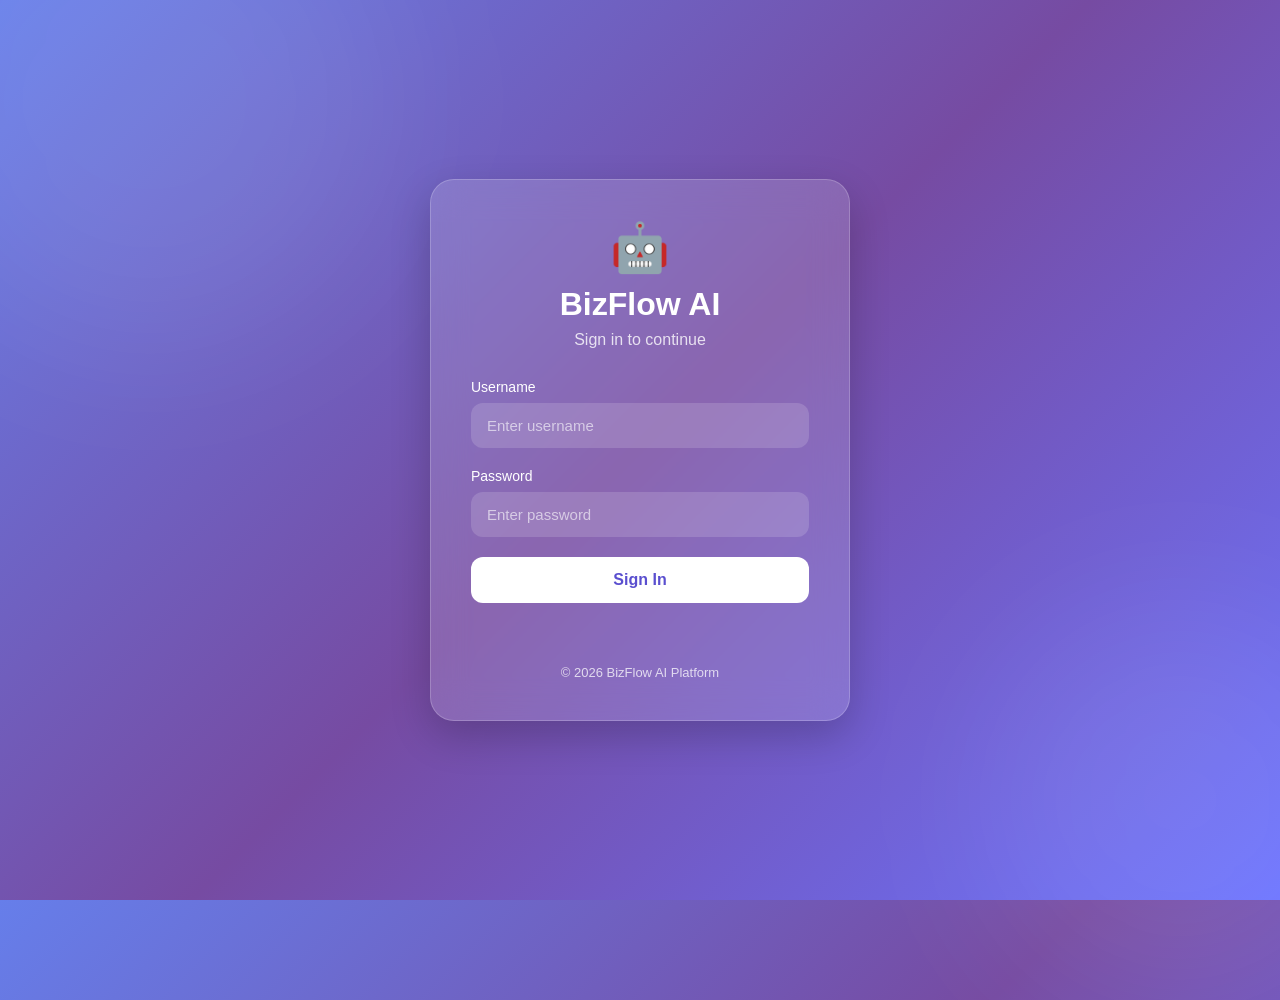
<file: templates/login.html>
<!-- <!doctype html>
<html lang="en">
<head>
    <meta charset="utf-8" />
    <meta name="viewport" content="width=device-width, initial-scale=1" />
    <title>BizFlow AI Login</title>

    <link rel="stylesheet" href="/static/style.css" />

    <script src="/static/auth.js"></script>
    <script src="/static/login.js"></script>
</head>

<body>

<div class="bg-animation"></div>

<div class="login-shell">
    <div class="login-card">

        <div class="logo">🤖</div>

        <h1>BizFlow AI</h1>
        <p class="subtitle">
            Sign in to access your AI-powered ERP platform
        </p>

        <form id="loginForm">

            <label for="username">Username</label>
            <input
                id="username"
                name="username"
                type="text"
                placeholder="Enter username"
                required
            />

            <label for="password">Password</label>
            <input
                id="password"
                name="password"
                type="password"
                placeholder="Enter password"
                required
            />

            <button type="submit" class="send-btn">
                Sign In
            </button>

            <p id="loginStatus" class="form-status"></p>

        </form>

    </div>
</div>

</body>
</html>  -->


<!DOCTYPE html>
<html lang="en">
<head>
<meta charset="UTF-8">
<meta name="viewport" content="width=device-width, initial-scale=1.0">
<title>BizFlow AI Login</title>
    <script src="/static/config.js"></script>
    <script src="/static/api.js"></script>
    <script src="/static/auth.js"></script>
    <script src="/static/login.js"></script>
<style>
*{
    margin:0;
    padding:0;
    box-sizing:border-box;
    font-family:'Segoe UI',sans-serif;
}

body{
    min-height:100vh;
    display:flex;
    justify-content:center;
    align-items:center;
    background:linear-gradient(
        135deg,
        #667eea 0%,
        #764ba2 50%,
        #6b73ff 100%
    );
    overflow:hidden;
}

/* Background Glow */
body::before{
    content:'';
    position:absolute;
    width:500px;
    height:500px;
    background:rgba(255,255,255,0.08);
    border-radius:50%;
    top:-150px;
    left:-100px;
    filter:blur(80px);
}

body::after{
    content:'';
    position:absolute;
    width:400px;
    height:400px;
    background:rgba(255,255,255,0.08);
    border-radius:50%;
    bottom:-100px;
    right:-100px;
    filter:blur(80px);
}

.login-container{
    position:relative;
    z-index:1;
    width:420px;
}

.login-card{
    background:rgba(255,255,255,0.15);
    backdrop-filter:blur(18px);
    border:1px solid rgba(255,255,255,0.2);
    border-radius:24px;
    padding:40px;
    box-shadow:0 15px 40px rgba(0,0,0,0.2);
}

.logo{
    text-align:center;
    margin-bottom:10px;
    font-size:48px;
}

.title{
    text-align:center;
    color:white;
    font-size:32px;
    font-weight:700;
}

.subtitle{
    text-align:center;
    color:rgba(255,255,255,0.8);
    margin-top:8px;
    margin-bottom:30px;
}

.input-group{
    margin-bottom:20px;
}

.input-group label{
    display:block;
    color:white;
    margin-bottom:8px;
    font-size:14px;
}

.input-group input{
    width:100%;
    padding:14px 16px;
    border:none;
    border-radius:12px;
    background:rgba(255,255,255,0.15);
    color:white;
    font-size:15px;
    outline:none;
    transition:0.3s;
}

.input-group input::placeholder{
    color:rgba(255,255,255,0.6);
}

.input-group input:focus{
    background:rgba(255,255,255,0.25);
    transform:translateY(-2px);
}

.login-btn{
    width:100%;
    padding:14px;
    border:none;
    border-radius:12px;
    background:white;
    color:#5a4fcf;
    font-size:16px;
    font-weight:700;
    cursor:pointer;
    transition:0.3s;
}

.login-btn:hover{
    transform:translateY(-3px);
    box-shadow:0 10px 25px rgba(255,255,255,0.25);
}

#loginStatus{
    text-align:center;
    color:white;
    margin-top:18px;
    min-height:24px;
}

.footer{
    text-align:center;
    margin-top:20px;
    color:rgba(255,255,255,0.75);
    font-size:13px;
}

@media(max-width:480px){
    .login-container{
        width:90%;
    }

    .login-card{
        padding:30px 25px;
    }
}
</style>
</head>

<body>

<div class="login-container">
    <div class="login-card">

        <div class="logo">🤖</div>

        <h1 class="title">BizFlow AI</h1>
        <p class="subtitle">Sign in to continue</p>

        <form id="loginForm">

            <div class="input-group">
                <label>Username</label>
                <input
                    type="text"
                    id="username"
                    placeholder="Enter username"
                    required
                >
            </div>

            <div class="input-group">
                <label>Password</label>
                <input
                    type="password"
                    id="password"
                    placeholder="Enter password"
                    required
                >
            </div>

            <button type="submit" class="login-btn">
                Sign In
            </button>

        </form>

        <div id="loginStatus"></div>

        <div class="footer">
            © 2026 BizFlow AI Platform
        </div>

    </div>
</div>

</body>
</html>
</file>
<file: static/style.css>
:root {
  --bg-primary: #0d0d0d;
  --bg-surface: #111111;
  --bg-elevated: #161616;
  --bg-hover: #1a1a1a;
  --border: #1e1e1e;
  --border-bright: #2a2a2a;
  --accent: #00e5a0;
  --accent-dim: #0d2b1f;
  --accent-border: #1a3326;
  --text-primary: #e8e8e8;
  --text-secondary: #bbbbbb;
  --text-muted: #9b9999;
  --danger: #e24b4a;
  --warning: #e5a000;
  --font-mono: 'Courier Prime', 'Courier New', monospace;
  --font-sans: 'DM Sans', sans-serif;
  --radius-sm: 6px;
  --radius-md: 10px;
  --radius-lg: 14px;
  --sidebar-width: 220px;
  --header-height: 56px;
}

*, *::before, *::after {
  box-sizing: border-box;
  margin: 0;
  padding: 0;
}

html, body {
  height: 100%;
  overflow: hidden;
}

body {
  font-family: var(--font-sans);
  font-size: 14px;
  line-height: 1.6;
  background: var(--bg-primary);
  color: var(--text-primary);
}

.app {
  display: grid;
  grid-template-columns: var(--sidebar-width) 1fr;
  grid-template-rows: var(--header-height) 1fr;
  height: 100vh;
  overflow: hidden;
}

.header {
  grid-column: 1 / -1;
  display: flex;
  align-items: center;
  gap: 16px;
  padding: 0 20px;
  background: var(--bg-surface);
  border-bottom: 1px solid var(--border);
  height: var(--header-height);
}

.logo {
  font-family: var(--font-mono);
  font-size: 18px;
  font-weight: 700;
  letter-spacing: -0.5px;
}

.logo span {
  color: var(--accent);
}

.model-badge {
  display: flex;
  align-items: center;
  gap: 6px;
  font-size: 11px;
  font-family: var(--font-mono);
  color: var(--accent);
  background: var(--accent-dim);
  border: 1px solid var(--accent-border);
  padding: 4px 10px;
  border-radius: 20px;
  margin-left: 8px;
}

.header-status {
  margin-left: auto;
  display: flex;
  align-items: center;
  gap: 8px;
  font-size: 12px;
  color: var(--text-secondary);
  font-family: var(--font-sans);
}

.pulse-dot {
  width: 8px;
  height: 8px;
  border-radius: 50%;
  background: var(--accent);
  animation: pulse 2s ease-in-out infinite;
}

.sidebar {
  background: var(--bg-surface);
  border-right: 1px solid var(--border);
  padding: 12px 8px;
  display: flex;
  flex-direction: column;
  gap: 4px;
  overflow-y: auto;
}

.nav-item {
  display: flex;
  align-items: center;
  gap: 10px;
  padding: 10px 12px;
  border-radius: var(--radius-sm);
  cursor: pointer;
  color: var(--text-secondary);
  font-family: var(--font-sans);
  font-size: 13px;
  transition: background 0.15s, color 0.15s;
  user-select: none;
}

.nav-item i {
  font-size: 18px;
  width: 20px;
}

.nav-item:hover {
  background: var(--bg-hover);
  color: var(--text-primary);
}

.nav-item.active {
  background: var(--accent-dim);
  color: var(--accent);
}

.nav-badge {
  margin-left: auto;
  font-size: 10px;
  font-family: var(--font-mono);
  background: var(--bg-elevated);
  border: 1px solid var(--border-bright);
  padding: 1px 6px;
  border-radius: 10px;
  color: var(--text-secondary);
}

.nav-item.active .nav-badge {
  background: var(--accent-border);
  color: var(--accent);
}

.main {
  overflow: hidden;
  display: flex;
  flex-direction: column;
  background: var(--bg-primary);
}

.panel {
  display: none;
  flex-direction: column;
  height: 100%;
  overflow: hidden;
  padding: 20px 24px;
  animation: fadeIn 0.25s ease;
}

.panel.active {
  display: flex;
}

.panel-header {
  margin-bottom: 20px;
  flex-shrink: 0;
}

.panel-header h2 {
  font-family: var(--font-mono);
  font-size: 20px;
  font-weight: 700;
}

.panel-sub {
  color: var(--text-secondary);
  font-size: 13px;
  margin-top: 4px;
}

.panel-actions {
  margin-top: 16px;
  display: flex;
  flex-wrap: wrap;
  gap: 10px;
  align-items: center;
}

.panel-actions input,
.panel-actions select {
  min-width: 180px;
  max-width: 320px;
  padding: 10px 12px;
  border: 1px solid var(--border-bright);
  border-radius: var(--radius-md);
  background: var(--bg-surface);
  color: var(--text-primary);
}

.alert-banner {
  margin-top: 14px;
  padding: 12px 14px;
  background: rgba(226, 75, 74, 0.14);
  color: var(--accent);
  border: 1px solid rgba(226, 75, 74, 0.3);
  border-radius: var(--radius-md);
  font-size: 13px;
}

.pending-actions-list {
  display: flex;
  flex-direction: column;
  gap: 12px;
  overflow-y: auto;
  flex: 1;
}

.approval-card {
  background: var(--bg-surface);
  border: 1px solid var(--border);
  border-radius: var(--radius-md);
  padding: 18px;
  display: flex;
  flex-direction: column;
  gap: 12px;
}

.approval-header {
  display: flex;
  align-items: center;
  justify-content: space-between;
  gap: 12px;
}

.approval-label {
  font-family: var(--font-mono);
  font-weight: 700;
  color: var(--accent);
}

.approval-meta,
.approval-info {
  color: var(--text-muted);
  font-size: 12px;
  display: flex;
  gap: 10px;
  flex-wrap: wrap;
}

.approval-section {
  display: flex;
  flex-direction: column;
  gap: 10px;
}

.approval-text,
.approval-item {
  color: var(--text-secondary);
  font-size: 13px;
  line-height: 1.5;
}

.approval-actions-list {
  display: flex;
  flex-direction: column;
  gap: 8px;
}

.approval-actions-row {
  display: flex;
  flex-wrap: wrap;
  gap: 10px;
  align-items: flex-end;
}

.approval-comment {
  flex: 1;
  min-height: 72px;
  padding: 10px 12px;
  border: 1px solid var(--border-bright);
  border-radius: var(--radius-md);
  background: var(--bg-surface);
  color: var(--text-primary);
  resize: vertical;
}

.approve-btn {
  background: var(--accent);
  color: #0a0a0a;
}

.reject-btn {
  background: #b02a2a;
  color: #fff;
}

.stats-grid {
  display: grid;
  grid-template-columns: repeat(2, 1fr);
  gap: 12px;
  margin-bottom: 24px;
}

.stat-card {
  background: var(--bg-surface);
  border: 1px solid var(--border);
  border-radius: var(--radius-md);
  padding: 16px 18px;
}

.stat-label {
  font-size: 11px;
  text-transform: uppercase;
  letter-spacing: 0.08em;
  color: var(--text-muted);
  font-family: var(--font-sans);
  margin-bottom: 8px;
}

.stat-value {
  font-family: var(--font-mono);
  font-size: 28px;
  font-weight: 700;
  color: var(--accent);
}

.section-title {
  font-family: var(--font-mono);
  font-size: 12px;
  text-transform: uppercase;
  letter-spacing: 0.06em;
  color: var(--text-secondary);
  margin-bottom: 12px;
}

.activity-list {
  display: flex;
  flex-direction: column;
  gap: 8px;
  overflow-y: auto;
  flex: 1;
}

.activity-item {
  display: flex;
  align-items: center;
  justify-content: space-between;
  padding: 10px 14px;
  background: var(--bg-surface);
  border: 1px solid var(--border);
  border-radius: var(--radius-sm);
  animation: fadeIn 0.2s ease;
}

.activity-item .act-text {
  font-size: 13px;
}

.activity-item .act-meta {
  display: flex;
  align-items: center;
  gap: 12px;
  font-family: var(--font-mono);
  font-size: 12px;
}

.activity-item .act-value {
  color: var(--accent);
}

.activity-item .act-time {
  color: var(--text-muted);
}

.chat-area {
  flex: 1;
  overflow-y: auto;
  display: flex;
  flex-direction: column;
  gap: 12px;
  padding: 4px 0 12px;
  min-height: 0;
}

.chat-area::-webkit-scrollbar {
  width: 4px;
}

.chat-area::-webkit-scrollbar-thumb {
  background: var(--border-bright);
  border-radius: 4px;
}

.msg {
  display: flex;
  flex-direction: column;
  max-width: 85%;
  animation: fadeIn 0.2s ease;
}

.msg.user {
  align-self: flex-end;
  align-items: flex-end;
}

.msg.ai {
  align-self: flex-start;
  align-items: flex-start;
}

.msg-bubble {
  padding: 10px 14px;
  border-radius: var(--radius-md);
  font-size: 14px;
  line-height: 1.5;
}

.msg.user .msg-bubble {
  background: var(--accent);
  color: #0a0a0a;
  border-bottom-right-radius: 4px;
}

.msg.ai .msg-bubble {
  background: var(--bg-elevated);
  border: 1px solid var(--border-bright);
  border-bottom-left-radius: 4px;
}

.msg.error .msg-bubble {
  background: #2a1515;
  border: 1px solid var(--danger);
  color: var(--danger);
}

.msg-meta {
  font-size: 10px;
  color: var(--text-muted);
  margin-top: 4px;
  padding: 0 4px;
}

.typing-indicator {
  display: flex;
  gap: 4px;
  padding: 12px 16px;
  background: var(--bg-elevated);
  border: 1px solid var(--border);
  border-radius: var(--radius-md);
  align-self: flex-start;
}

.typing-indicator span {
  width: 6px;
  height: 6px;
  background: var(--text-secondary);
  border-radius: 50%;
  animation: bounce 1.2s ease infinite;
}

.typing-indicator span:nth-child(2) { animation-delay: 0.15s; }
.typing-indicator span:nth-child(3) { animation-delay: 0.3s; }

.action-card {
  margin-top: 8px;
  padding: 12px 14px;
  background: var(--bg-primary);
  border: 1px solid var(--border);
  border-radius: var(--radius-sm);
  font-family: var(--font-mono);
  font-size: 12px;
}

.action-card .ac-title {
  color: var(--accent);
  font-weight: 700;
  margin-bottom: 8px;
}

.action-card .ac-line {
  display: flex;
  justify-content: space-between;
  color: var(--text-secondary);
  padding: 2px 0;
}

.action-card .ac-total {
  border-top: 1px solid var(--border);
  margin-top: 8px;
  padding-top: 8px;
  color: var(--text-primary);
  font-weight: 700;
  display: flex;
  justify-content: space-between;
}

.chips {
  display: flex;
  flex-wrap: wrap;
  gap: 8px;
  margin-bottom: 12px;
  flex-shrink: 0;
}

.chip {
  font-family: var(--font-sans);
  font-size: 11px;
  padding: 6px 12px;
  background: var(--bg-elevated);
  border: 1px solid var(--border-bright);
  border-radius: 20px;
  color: var(--text-secondary);
  cursor: pointer;
  transition: border-color 0.15s, color 0.15s;
}

.chip:hover {
  border-color: var(--accent-border);
  color: var(--accent);
}

.chat-input-row {
  display: flex;
  gap: 10px;
  flex-shrink: 0;
}

#chatInput {
  flex: 1;
  background: var(--bg-surface);
  border: 1px solid var(--border-bright);
  border-radius: var(--radius-md);
  color: var(--text-primary);
  font-family: var(--font-sans);
  font-size: 14px;
  padding: 10px 14px;
  resize: none;
  outline: none;
  line-height: 1.5;
}

#chatInput:focus {
  border-color: var(--accent-border);
}

.send-btn {
  width: 44px;
  height: 44px;
  align-self: flex-end;
  background: var(--accent);
  border: none;
  border-radius: var(--radius-md);
  color: #0a0a0a;
  cursor: pointer;
  display: flex;
  align-items: center;
  justify-content: center;
  font-size: 18px;
  transition: opacity 0.15s;
}

.send-btn:hover:not(:disabled) {
  opacity: 0.9;
}

.send-btn:disabled {
  opacity: 0.4;
  cursor: not-allowed;
}

.inventory-grid {
  display: grid;
  grid-template-columns: repeat(auto-fill, minmax(175px, 1fr));
  gap: 12px;
  overflow-y: auto;
  flex: 1;
}

.product-card {
  background: var(--bg-surface);
  border: 1px solid var(--border);
  border-radius: var(--radius-md);
  padding: 14px;
  transition: border-color 0.15s;
  animation: fadeIn 0.2s ease;
}

.product-card:hover {
  border-color: var(--border-bright);
}

.product-card.low-stock {
  border-left: 3px solid var(--danger);
}

.product-card .pc-name {
  font-family: var(--font-mono);
  font-weight: 700;
  font-size: 14px;
  margin-bottom: 4px;
}

.product-card .pc-sku {
  font-size: 10px;
  color: var(--text-muted);
  font-family: var(--font-mono);
  margin-bottom: 12px;
}

.product-card .pc-qty {
  font-family: var(--font-mono);
  font-size: 28px;
  font-weight: 700;
  color: var(--accent);
  line-height: 1;
}

.product-card .pc-unit {
  font-size: 12px;
  color: var(--text-secondary);
}

.product-card .pc-price {
  margin-top: 8px;
  font-family: var(--font-mono);
  font-size: 13px;
  color: var(--text-secondary);
}

.orders-list {
  display: flex;
  flex-direction: column;
  gap: 10px;
  overflow-y: auto;
  flex: 1;
}

.order-row {
  display: flex;
  align-items: center;
  gap: 16px;
  padding: 14px 16px;
  background: var(--bg-surface);
  border: 1px solid var(--border);
  border-radius: var(--radius-md);
  animation: fadeIn 0.2s ease;
}

.order-row .or-id {
  font-family: var(--font-mono);
  font-weight: 700;
  font-size: 13px;
  color: var(--accent);
  min-width: 90px;
}

.order-row .or-customer {
  flex: 1;
  font-size: 14px;
}

.order-row .or-date {
  font-size: 12px;
  color: var(--text-muted);
  font-family: var(--font-mono);
}

.order-row .or-amount {
  font-family: var(--font-mono);
  font-size: 15px;
  font-weight: 700;
  color: var(--accent);
  min-width: 80px;
  text-align: right;
}

.status-badge {
  font-size: 10px;
  font-family: var(--font-mono);
  text-transform: uppercase;
  padding: 3px 8px;
  border-radius: 10px;
  letter-spacing: 0.04em;
}

.status-badge.paid {
  background: var(--accent-dim);
  color: var(--accent);
  border: 1px solid var(--accent-border);
}

.status-badge.pending {
  background: #2a2200;
  color: var(--warning);
  border: 1px solid #3d3000;
}

.status-badge.cancelled {
  background: #2a1515;
  color: var(--danger);
  border: 1px solid #3d2020;
}

.customers-list {
  display: flex;
  flex-direction: column;
  gap: 10px;
  overflow-y: auto;
  flex: 1;
}

.customer-row {
  display: flex;
  align-items: center;
  gap: 14px;
  padding: 14px 16px;
  background: var(--bg-surface);
  border: 1px solid var(--border);
  border-radius: var(--radius-md);
  animation: fadeIn 0.2s ease;
}

.customer-avatar {
  width: 40px;
  height: 40px;
  border-radius: 50%;
  background: var(--accent-dim);
  color: var(--accent);
  font-family: var(--font-mono);
  font-weight: 700;
  font-size: 14px;
  display: flex;
  align-items: center;
  justify-content: center;
  flex-shrink: 0;
  border: 1px solid var(--accent-border);
}

.customer-info .ci-name {
  font-size: 14px;
  font-weight: 500;
}

.customer-info .ci-phone {
  font-size: 12px;
  color: var(--text-secondary);
}

.customer-stats {
  margin-left: auto;
  text-align: right;
  font-family: var(--font-mono);
  font-size: 12px;
}

.customer-stats .cs-spent {
  color: var(--accent);
  font-weight: 700;
}

.customer-stats .cs-orders {
  color: var(--text-muted);
  font-size: 11px;
}

.empty-state {
  display: flex;
  flex-direction: column;
  align-items: center;
  justify-content: center;
  padding: 48px 24px;
  color: var(--text-muted);
  text-align: center;
  flex: 1;
}

.empty-state i {
  font-size: 40px;
  margin-bottom: 12px;
  opacity: 0.4;
}

.empty-state p {
  font-size: 14px;
  max-width: 280px;
}

@keyframes fadeIn {
  from { opacity: 0; transform: translateY(6px); }
  to { opacity: 1; transform: translateY(0); }
}

@keyframes pulse {
  0%, 100% { opacity: 1; }
  50% { opacity: 0.4; }
}

@keyframes bounce {
  0%, 60%, 100% { transform: translateY(0); }
  30% { transform: translateY(-5px); }
}


:root {
  --bg-primary: #0b1220;
  --bg-surface: #111a2b;
  --bg-elevated: #162238;

  --border: rgba(255,255,255,0.08);
  --border-bright: rgba(255,255,255,0.16);

  --accent: #00e5a0;
  --accent-soft: rgba(0,229,160,0.12);

  --text-primary: #eaf2ff;
  --text-secondary: #b8c2d1;
  --text-muted: #7f8a9a;

  --danger: #ff4d4d;
  --warning: #ffb020;

  --radius: 12px;
  --shadow: 0 10px 30px rgba(0,0,0,0.35);
}

/* RESET */
* {
  margin: 0;
  padding: 0;
  box-sizing: border-box;
}

html, body {
  height: 100%;
  background: var(--bg-primary);
  color: var(--text-primary);
  font-family: "DM Sans", "Segoe UI", sans-serif;
  overflow: hidden;
}

/* BACKGROUND (SUBTLE NOT DISTRACTING) */
body::before {
  content: "";
  position: fixed;
  inset: 0;
  background:
    radial-gradient(circle at 20% 20%, rgba(0,229,160,0.08), transparent 40%),
    radial-gradient(circle at 80% 30%, rgba(0,140,255,0.06), transparent 45%);
  z-index: -1;
}

/* APP LAYOUT */
.app {
  display: grid;
  grid-template-columns: 240px 1fr;
  grid-template-rows: 60px 1fr;
  height: 100vh;
}

/* HEADER */
.header {
  grid-column: 1 / -1;
  display: flex;
  align-items: center;
  padding: 0 18px;
  background: var(--bg-surface);
  border-bottom: 1px solid var(--border);
}

.logo {
  font-weight: 700;
  font-family: monospace;
  font-size: 18px;
}

.logo span {
  color: var(--accent);
}

/* SIDEBAR */
.sidebar {
  background: var(--bg-surface);
  border-right: 1px solid var(--border);
  padding: 10px;
  overflow-y: auto;
}

.nav-item {
  padding: 10px 12px;
  border-radius: var(--radius);
  color: var(--text-secondary);
  cursor: pointer;
  display: flex;
  gap: 10px;
  align-items: center;
  transition: 0.2s;
}

.nav-item:hover {
  background: rgba(255,255,255,0.05);
  color: var(--text-primary);
}

.nav-item.active {
  background: var(--accent-soft);
  color: var(--accent);
  border: 1px solid rgba(0,229,160,0.25);
}

/* MAIN */
.main {
  overflow: hidden;
  display: flex;
  flex-direction: column;
}

/* PANELS */
.panel {
  display: none;
  padding: 18px;
  height: 100%;
  overflow: hidden;
}

.panel.active {
  display: flex;
  flex-direction: column;
}

/* CARDS (SAFE GLASS LOOK) */
.card,
.stat-card,
.product-card,
.order-row,
.customer-row,
.approval-card {
  background: var(--bg-surface);
  border: 1px solid var(--border);
  border-radius: var(--radius);
  box-shadow: var(--shadow);
  padding: 14px;
}

/* CHAT AREA */
.chat-area {
  flex: 1;
  overflow-y: auto;
  display: flex;
  flex-direction: column;
  gap: 10px;
}

/* MESSAGES */
.msg {
  max-width: 80%;
  display: flex;
  flex-direction: column;
}

.msg.user {
  align-self: flex-end;
}

.msg.ai {
  align-self: flex-start;
}

.msg-bubble {
  padding: 10px 14px;
  border-radius: var(--radius);
  font-size: 14px;
}

/* ALWAYS VISIBLE (NO HOVER BUGS) */
.msg.user .msg-bubble {
  background: var(--accent);
  color: #062018;
}

.msg.ai .msg-bubble {
  background: var(--bg-elevated);
  border: 1px solid var(--border);
  color: var(--text-primary);
}

/* INPUT AREA */
#chatInput {
  width: 100%;
  padding: 12px 14px;
  border-radius: var(--radius);
  border: 1px solid var(--border);
  background: var(--bg-surface);
  color: var(--text-primary);
  outline: none;
}

#chatInput:focus {
  border-color: var(--accent);
}

/* BUTTON */
.send-btn {
  width: 44px;
  height: 44px;
  border-radius: var(--radius);
  border: none;
  background: var(--accent);
  cursor: pointer;
}

/* CHIPS */
.chip {
  display: inline-block;
  padding: 6px 10px;
  border-radius: 999px;
  border: 1px solid var(--border);
  background: transparent;
  color: var(--text-secondary);
  cursor: pointer;
}

.chip:hover {
  background: var(--accent-soft);
  color: var(--accent);
}

/* LOGIN SAFE STYLE */
.login-card {
  background: var(--bg-surface);
  border: 1px solid var(--border);
  border-radius: 16px;
  padding: 36px;
  box-shadow: var(--shadow);
}

.title {
  font-size: 26px;
  font-weight: 700;
  text-align: center;
  color: var(--accent);
}

.login-btn {
  width: 100%;
  padding: 12px;
  border-radius: var(--radius);
  border: none;
  background: var(--accent);
  color: #04110c;
  font-weight: 700;
  cursor: pointer;
}

/* SCROLL FIX */
.chat-area::-webkit-scrollbar {
  width: 6px;
}

.chat-area::-webkit-scrollbar-thumb {
  background: rgba(255,255,255,0.1);
  border-radius: 10px;
}

:root {
  --bg: #0b1220;
  --panel: #111a2b;
  --panel2: #162238;
  --border: rgba(255,255,255,0.08);
  --text: #eaf2ff;
  --muted: #9aa6b2;
  --accent: #00e5a0;
  --accent2: #00c2ff;
  --danger: #ff4d4d;
  --radius: 14px;
}

/* RESET FIX */
* {
  margin: 0;
  padding: 0;
  box-sizing: border-box;
}

body {
  font-family: "DM Sans", sans-serif;
  background: radial-gradient(circle at top, #0f172a, #05070d);
  color: var(--text);
  height: 100vh;
  overflow: hidden;
}

/* ================= APP GRID ================= */
.app {
  display: grid;
  grid-template-columns: 240px 1fr;
  grid-template-rows: 60px 1fr;
  height: 100vh;
}

/* ================= HEADER ================= */
.header {
  grid-column: 1 / -1;
  display: flex;
  align-items: center;
  padding: 0 16px;
  background: var(--panel);
  border-bottom: 1px solid var(--border);
  gap: 12px;
}

.logo {
  font-weight: 800;
  font-size: 18px;
}

.logo span {
  color: var(--accent);
}

.model-badge {
  font-size: 12px;
  padding: 4px 10px;
  border-radius: 999px;
  background: rgba(0,229,160,0.1);
  border: 1px solid rgba(0,229,160,0.25);
  color: var(--accent);
}

.header-status {
  margin-left: auto;
  display: flex;
  align-items: center;
  gap: 6px;
  color: var(--muted);
}

.pulse-dot {
  width: 8px;
  height: 8px;
  border-radius: 50%;
  background: var(--accent);
  animation: pulse 1.8s infinite;
}

/* ================= SIDEBAR ================= */
.sidebar {
  background: var(--panel);
  border-right: 1px solid var(--border);
  padding: 10px;
  display: flex;
  flex-direction: column;
  gap: 6px;
}

.nav-item {
  padding: 10px 12px;
  border-radius: var(--radius);
  color: var(--muted);
  text-decoration: none;
  transition: 0.2s;
}

.nav-item:hover {
  background: rgba(255,255,255,0.05);
  color: var(--text);
}

.nav-item.active {
  background: rgba(0,229,160,0.12);
  color: var(--accent);
  border: 1px solid rgba(0,229,160,0.2);
}

.nav-badge {
  background: rgba(0,194,255,0.15);
  padding: 2px 8px;
  border-radius: 999px;
  font-size: 10px;
  margin-left: 6px;
  color: var(--accent2);
}

/* ================= MAIN ================= */
.main {
  display: flex;
  flex-direction: column;
  overflow: hidden;
}

/* PANEL */
.panel {
  display: flex;
  flex-direction: column;
  height: 100%;
  padding: 16px;
}

/* HEADER TEXT */
.panel-header h2 {
  font-size: 20px;
}

.panel-sub {
  color: var(--muted);
  font-size: 13px;
  margin-top: 4px;
}

/* ================= CHAT AREA ================= */
.chat-area {
  flex: 1;
  overflow-y: auto;
  padding: 14px;
  display: flex;
  flex-direction: column;
  gap: 10px;
}

/* MESSAGE */
.msg {
  max-width: 75%;
  display: flex;
  flex-direction: column;
}

.msg.user {
  align-self: flex-end;
}

.msg.ai {
  align-self: flex-start;
}

.msg-bubble {
  padding: 10px 14px;
  border-radius: var(--radius);
  font-size: 14px;
  line-height: 1.5;
  word-wrap: break-word;
}

/* USER MESSAGE */
.msg.user .msg-bubble {
  background: linear-gradient(135deg, var(--accent), var(--accent2));
  color: #061018;
  border-bottom-right-radius: 6px;
}

/* AI MESSAGE */
.msg.ai .msg-bubble {
  background: var(--panel2);
  border: 1px solid var(--border);
  border-bottom-left-radius: 6px;
}

/* ================= CHIPS ================= */
.chips {
  display: flex;
  flex-wrap: wrap;
  gap: 8px;
  padding: 10px 14px;
}

.chip {
  border: 1px solid var(--border);
  background: transparent;
  color: var(--muted);
  padding: 6px 10px;
  border-radius: 999px;
  cursor: pointer;
  transition: 0.2s;
  font-size: 12px;
}

.chip:hover {
  background: rgba(0,229,160,0.12);
  color: var(--accent);
}

/* ================= INPUT BAR ================= */
.chat-input-row {
  display: flex;
  gap: 10px;
  padding: 12px 14px;
  border-top: 1px solid var(--border);
  background: var(--panel);
}

#chatInput {
  flex: 1;
  resize: none;
  border: 1px solid var(--border);
  border-radius: var(--radius);
  padding: 10px 12px;
  background: var(--panel2);
  color: var(--text);
  outline: none;
}

#chatInput:focus {
  border-color: var(--accent);
}

/* SEND BUTTON */
.send-btn {
  width: 46px;
  height: 46px;
  border: none;
  border-radius: var(--radius);
  background: linear-gradient(135deg, var(--accent), var(--accent2));
  cursor: pointer;
  color: #061018;
  font-weight: bold;
}

/* ================= SCROLLBAR ================= */
.chat-area::-webkit-scrollbar {
  width: 6px;
}

.chat-area::-webkit-scrollbar-thumb {
  background: rgba(255,255,255,0.12);
  border-radius: 10px;
}

/* ================= ANIMATIONS ================= */
@keyframes pulse {
  0%,100% { opacity: 1; }
  50% { opacity: 0.4; }
}
:root {
  --bg: #0b1220;
  --panel: #111a2b;
  --panel2: #162238;

  --border: rgba(255,255,255,0.08);
  --text: #eaf2ff;
  --muted: #9aa6b2;

  --accent: #00e5a0;
  --danger: #ff4d4d;
  --warning: #ffb020;

  --radius: 14px;
}

/* RESET */
* {
  margin: 0;
  padding: 0;
  box-sizing: border-box;
}

body {
  font-family: "DM Sans", sans-serif;
  background: radial-gradient(circle at top, #0f172a, #05070d);
  color: var(--text);
  overflow: hidden;
}

/* ================= APP LAYOUT ================= */
.app {
  display: grid;
  grid-template-columns: 240px 1fr;
  grid-template-rows: 60px 1fr;
  height: 100vh;
}

/* ================= HEADER ================= */
.header {
  grid-column: 1 / -1;
  display: flex;
  align-items: center;
  padding: 0 16px;
  background: var(--panel);
  border-bottom: 1px solid var(--border);
}

.logo {
  font-weight: 800;
  font-size: 18px;
}

.logo span {
  color: var(--accent);
}

.model-badge {
  margin-left: 10px;
  font-size: 12px;
  padding: 4px 10px;
  border-radius: 999px;
  background: rgba(0,229,160,0.12);
  border: 1px solid rgba(0,229,160,0.25);
  color: var(--accent);
}

/* ================= SIDEBAR ================= */
.sidebar {
  background: var(--panel);
  border-right: 1px solid var(--border);
  padding: 10px;
  display: flex;
  flex-direction: column;
  gap: 6px;
}

.nav-item {
  padding: 10px 12px;
  border-radius: var(--radius);
  color: var(--muted);
  text-decoration: none;
  transition: 0.2s;
}

.nav-item:hover {
  background: rgba(255,255,255,0.05);
  color: var(--text);
}

.nav-item.active {
  background: rgba(0,229,160,0.12);
  color: var(--accent);
  border: 1px solid rgba(0,229,160,0.2);
}

/* ================= MAIN PANEL ================= */
.main {
  display: flex;
  flex-direction: column;
  overflow: hidden;
}

.panel {
  display: flex;
  flex-direction: column;
  height: 100%;
  padding: 18px;
}

/* ================= HEADER SECTION ================= */
.panel-header h2 {
  font-size: 20px;
  font-weight: 700;
}

.panel-sub {
  color: var(--muted);
  font-size: 13px;
  margin-top: 4px;
}

/* ================= SEARCH + FILTER BAR ================= */
.panel-actions {
  margin-top: 14px;
  display: flex;
  gap: 10px;
  flex-wrap: wrap;
  align-items: center;
}

/* INPUT */
.panel-actions input {
  flex: 1;
  min-width: 200px;
  padding: 10px 12px;
  border-radius: var(--radius);
  border: 1px solid var(--border);
  background: var(--panel2);
  color: var(--text);
  outline: none;
}

.panel-actions input:focus {
  border-color: var(--accent);
}

/* SELECT */
.panel-actions select {
  padding: 10px 12px;
  border-radius: var(--radius);
  border: 1px solid var(--border);
  background: var(--panel2);
  color: var(--text);
}

/* REFRESH BUTTON */
#refreshBtn {
  width: 42px;
  height: 42px;
  border-radius: var(--radius);
  border: none;
  background: linear-gradient(135deg, #00e5a0, #00c2ff);
  color: #061018;
  font-weight: bold;
  cursor: pointer;
}

/* ================= APPROVAL LIST ================= */
.pending-actions-list {
  margin-top: 14px;
  flex: 1;
  overflow-y: auto;
  display: flex;
  flex-direction: column;
  gap: 12px;
  padding-right: 6px;
}

/* SCROLL */
.pending-actions-list::-webkit-scrollbar {
  width: 6px;
}

.pending-actions-list::-webkit-scrollbar-thumb {
  background: rgba(255,255,255,0.12);
  border-radius: 10px;
}

/* ================= APPROVAL CARD ================= */
.approval-card {
  background: var(--panel);
  border: 1px solid var(--border);
  border-radius: var(--radius);
  padding: 16px;
  display: flex;
  flex-direction: column;
  gap: 10px;
  transition: 0.2s;
}

.approval-card:hover {
  transform: translateY(-2px);
  border-color: rgba(0,229,160,0.25);
}

/* HEADER INSIDE CARD */
.approval-header {
  display: flex;
  justify-content: space-between;
  align-items: center;
}

.approval-label {
  font-weight: 700;
  color: var(--accent);
  font-size: 14px;
}

.approval-meta {
  font-size: 12px;
  color: var(--muted);
}

/* TEXT */
.approval-text,
.approval-item {
  color: var(--text);
  font-size: 13px;
  line-height: 1.5;
}

/* SECTIONS */
.approval-section {
  display: flex;
  flex-direction: column;
  gap: 6px;
}

/* ACTION ROW */
.approval-actions-row {
  display: flex;
  gap: 10px;
  flex-wrap: wrap;
}

/* COMMENT BOX */
.approval-comment {
  width: 100%;
  min-height: 70px;
  padding: 10px;
  border-radius: var(--radius);
  border: 1px solid var(--border);
  background: var(--panel2);
  color: var(--text);
  resize: vertical;
}

.approval-comment:focus {
  border-color: var(--accent);
  outline: none;
}

/* ================= BUTTONS ================= */
.approve-btn {
  background: var(--accent);
  border: none;
  padding: 10px 14px;
  border-radius: var(--radius);
  cursor: pointer;
  color: #061018;
  font-weight: 700;
}

.reject-btn {
  background: var(--danger);
  border: none;
  padding: 10px 14px;
  border-radius: var(--radius);
  cursor: pointer;
  color: white;
}

/* ================= EMPTY STATE ================= */
.empty-state {
  text-align: center;
  padding: 40px;
  color: var(--muted);
}

/* ================= RESPONSIVE ================= */
@media (max-width: 768px) {
  .app {
    grid-template-columns: 1fr;
  }

  .sidebar {
    display: none;
  }
}
:root {
  --bg: #0b1220;
  --panel: #111a2b;
  --panel2: #162238;

  --border: rgba(255,255,255,0.08);
  --border-strong: rgba(255,255,255,0.15);

  --text: #eaf2ff;
  --muted: #9aa6b2;

  --accent: #00e5a0;
  --accent2: #00c2ff;

  --danger: #ff4d4d;
  --warning: #ffb020;

  --radius: 14px;
  --shadow: 0 12px 30px rgba(0,0,0,0.35);
}

/* ================= RESET ================= */
* {
  margin: 0;
  padding: 0;
  box-sizing: border-box;
}

body {
  font-family: "DM Sans", "Segoe UI", sans-serif;
  background: radial-gradient(circle at top, #0f172a, #05070d);
  color: var(--text);
  overflow: hidden;
}

/* ================= LAYOUT ================= */
.app {
  display: grid;
  grid-template-columns: 240px 1fr;
  grid-template-rows: 60px 1fr;
  height: 100vh;
}

/* ================= HEADER ================= */
.header {
  grid-column: 1 / -1;
  display: flex;
  align-items: center;
  padding: 0 16px;
  background: var(--panel);
  border-bottom: 1px solid var(--border);
}

.logo {
  font-size: 18px;
  font-weight: 800;
}

.logo span {
  color: var(--accent);
}

.model-badge {
  margin-left: 12px;
  font-size: 12px;
  padding: 4px 10px;
  border-radius: 999px;
  background: rgba(0,229,160,0.12);
  border: 1px solid rgba(0,229,160,0.25);
  color: var(--accent);
}

.header-status {
  margin-left: auto;
  display: flex;
  align-items: center;
  gap: 6px;
  color: var(--muted);
}

/* ================= SIDEBAR ================= */
.sidebar {
  background: var(--panel);
  border-right: 1px solid var(--border);
  padding: 10px;
  display: flex;
  flex-direction: column;
  gap: 6px;
}

.nav-item {
  padding: 10px 12px;
  border-radius: var(--radius);
  color: var(--muted);
  text-decoration: none;
  transition: 0.2s;
}

.nav-item:hover {
  background: rgba(255,255,255,0.05);
  color: var(--text);
}

.nav-item.active {
  background: rgba(0,229,160,0.12);
  color: var(--accent);
  border: 1px solid rgba(0,229,160,0.2);
}

.nav-badge {
  font-size: 10px;
  padding: 2px 8px;
  border-radius: 999px;
  background: rgba(0,194,255,0.15);
  color: var(--accent2);
  margin-left: 6px;
}

/* ================= MAIN ================= */
.main {
  overflow: hidden;
  display: flex;
  flex-direction: column;
}

.panel {
  display: flex;
  flex-direction: column;
  height: 100%;
  padding: 16px;
  overflow: hidden;
}

/* ================= HEADERS ================= */
.panel-header h2 {
  font-size: 20px;
  font-weight: 700;
}

.panel-sub {
  font-size: 13px;
  color: var(--muted);
  margin-top: 4px;
}

/* ================= INPUTS ================= */
input,
select,
textarea {
  background: var(--panel2);
  border: 1px solid var(--border);
  color: var(--text);
  padding: 10px 12px;
  border-radius: var(--radius);
  outline: none;
}

input:focus,
select:focus,
textarea:focus {
  border-color: var(--accent);
}

/* ================= BUTTON ================= */
.send-btn {
  background: linear-gradient(135deg, var(--accent), var(--accent2));
  border: none;
  padding: 10px 14px;
  border-radius: var(--radius);
  cursor: pointer;
  font-weight: 700;
  color: #061018;
}

/* ================= GRID SYSTEM ================= */
.stats-grid {
  display: grid;
  grid-template-columns: repeat(auto-fit, minmax(180px, 1fr));
  gap: 12px;
  margin: 12px 0;
}

/* ================= CARDS (ALL MODULES) ================= */
.stat-card,
.product-card,
.order-row,
.customer-row,
.approval-card {
  background: var(--panel);
  border: 1px solid var(--border);
  border-radius: var(--radius);
  box-shadow: var(--shadow);
  padding: 14px;
  transition: 0.2s;
}

.stat-card:hover,
.product-card:hover,
.order-row:hover,
.customer-row:hover,
.approval-card:hover {
  transform: translateY(-2px);
  border-color: var(--border-strong);
}

/* ================= STAT TEXT ================= */
.stat-label {
  font-size: 11px;
  color: var(--muted);
  text-transform: uppercase;
}

.stat-value {
  font-size: 26px;
  font-weight: 800;
  color: var(--accent);
  margin-top: 6px;
}

/* ================= LIST SCROLLABLE ================= */
.inventory-grid,
.customers-list,
.orders-list,
.pending-actions-list,
.activity-list {
  flex: 1;
  overflow-y: auto;
  display: flex;
  flex-direction: column;
  gap: 10px;
}

/* ================= CHAT ================= */
.chat-area {
  flex: 1;
  overflow-y: auto;
  display: flex;
  flex-direction: column;
  gap: 10px;
}

.msg {
  max-width: 75%;
}

.msg.user {
  align-self: flex-end;
}

.msg.ai {
  align-self: flex-start;
}

.msg-bubble {
  padding: 10px 14px;
  border-radius: var(--radius);
  font-size: 14px;
}

.msg.user .msg-bubble {
  background: linear-gradient(135deg, var(--accent), var(--accent2));
  color: #061018;
}

.msg.ai .msg-bubble {
  background: var(--panel2);
  border: 1px solid var(--border);
}

/* ================= CHIPS ================= */
.chip {
  padding: 6px 10px;
  border-radius: 999px;
  border: 1px solid var(--border);
  background: transparent;
  color: var(--muted);
  cursor: pointer;
}

.chip:hover {
  background: rgba(0,229,160,0.12);
  color: var(--accent);
}

/* ================= SCROLLBAR ================= */
::-webkit-scrollbar {
  width: 6px;
}

::-webkit-scrollbar-thumb {
  background: rgba(255,255,255,0.12);
  border-radius: 10px;
}

/* ================= RESPONSIVE ================= */
@media (max-width: 768px) {
  .app {
    grid-template-columns: 1fr;
  }

  .sidebar {
    display: none;
  }
}
/* ================= BUTTON SYSTEM (FIXED) ================= */

.send-btn {
  display: inline-flex;
  align-items: center;
  justify-content: center;

  height: 40px;
  padding: 0 14px;

  border-radius: 12px;
  border: none;

  font-weight: 700;
  font-size: 13px;

  cursor: pointer;

  background: linear-gradient(135deg, #00e5a0, #00c2ff);
  color: #061018;

  transition: transform 0.15s ease, opacity 0.15s ease;
  white-space: nowrap;
}

.send-btn:hover {
  transform: translateY(-2px);
  opacity: 0.95;
}

.send-btn:active {
  transform: translateY(0px);
}

/* FIX: buttons inside flex rows */
.panel-actions button,
.panel-actions .send-btn {
  flex: 0 0 auto;
}

/* FIX: prevent giant stretching in small containers */
button {
  max-width: 100%;
}

/* ================= SECONDARY BUTTON (IMPORTANT) ================= */

.btn-secondary {
  display: inline-flex;
  align-items: center;
  justify-content: center;

  height: 40px;
  padding: 0 14px;

  border-radius: 12px;
  border: 1px solid rgba(255,255,255,0.12);

  background: rgba(255,255,255,0.04);
  color: #eaf2ff;

  font-size: 13px;
  font-weight: 600;

  cursor: pointer;
  transition: 0.2s;
}

.btn-secondary:hover {
  background: rgba(255,255,255,0.08);
  border-color: rgba(0,229,160,0.3);
  color: #00e5a0;
}

/* ================= SMALL ICON BUTTONS ================= */

.icon-btn {
  width: 40px;
  height: 40px;
  border-radius: 12px;
  border: 1px solid rgba(255,255,255,0.12);
  background: rgba(255,255,255,0.04);
  cursor: pointer;
}

.icon-btn:hover {
  border-color: #00e5a0;
}
.export-actions {
  margin-top: 12px;
  display: flex;
  gap: 10px;
  flex-wrap: wrap;
}

/* FIX BUTTON TEXT VISIBILITY */
.export-actions .btn-secondary {
  min-width: 140px;
  justify-content: center;
  font-weight: 600;
  letter-spacing: 0.2px;
}

/* ICON + TEXT ALIGNMENT */
.export-actions button {
  display: inline-flex;
  align-items: center;
  gap: 8px;
  white-space: nowrap;
}
</file>
